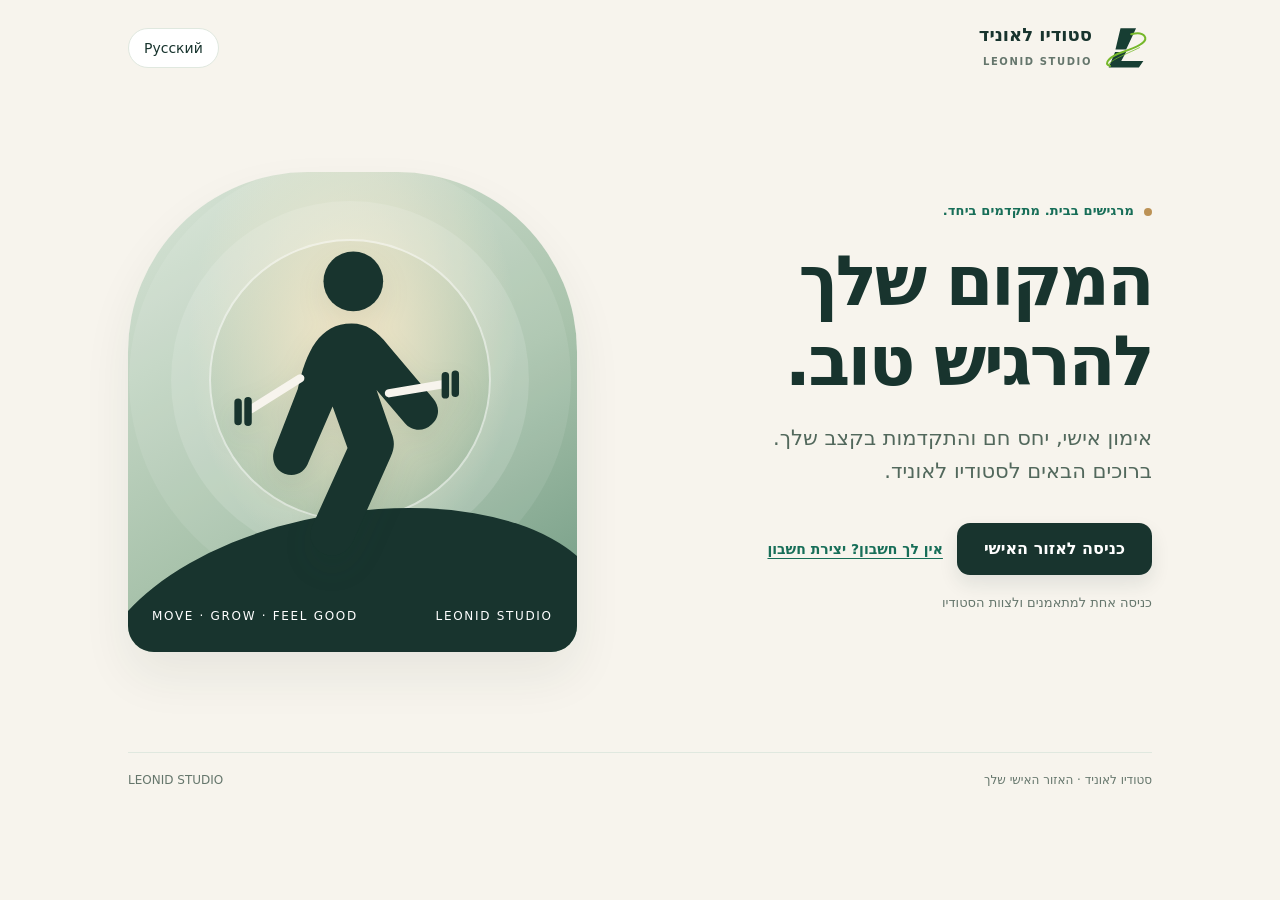
<file: index.html>
<!doctype html>
<html lang="he" dir="rtl">
<head>
<meta charset="utf-8">
<meta name="viewport" content="width=device-width,initial-scale=1">
<meta name="theme-color" content="#18342e">
<meta name="description" content="סטודיו לאוניד — אימון אישי, יחס חם והתקדמות בקצב שלך.">
<title>סטודיו לאוניד | Leonid Studio</title>
<link rel="icon" href="favicon.svg" type="image/svg+xml">
<style>
:root{color-scheme:light;--forest:#18342e;--green:#176e58;--cream:#f7f4ed;--muted:#65766c;--stroke:#e0e8df}
*{box-sizing:border-box}
html{min-height:100%}
body{margin:0;min-height:100vh;background:var(--cream);color:var(--forest);font:16px/1.6 system-ui,-apple-system,"Segoe UI",Arial,sans-serif}
a{color:inherit}
.shell{max-width:1120px;margin:auto;padding:24px clamp(18px,4vw,48px)}
header{display:flex;align-items:center;justify-content:space-between;gap:16px}
.brand{display:inline-flex;align-items:center;gap:12px;text-decoration:none}
.brand img{width:48px;height:48px}
.brand strong{display:block;font-size:18px;line-height:1.25}
.brand small{font-size:10px;letter-spacing:.16em;color:var(--muted);font-weight:650}
.lang{background:#fff;border:1px solid var(--stroke);border-radius:30px;padding:8px 15px;color:var(--forest);font:inherit;font-size:14px;cursor:pointer}
.lang:focus-visible,.cta:focus-visible,.secondary:focus-visible{outline:3px solid #d2a660;outline-offset:3px}
main{min-height:min(680px,calc(100svh - 175px));display:grid;grid-template-columns:1fr 0.9fr;align-items:center;gap:clamp(28px,6vw,84px);padding:48px 0}
.copy{max-width:520px}
.eyebrow{display:inline-flex;align-items:center;gap:10px;color:var(--green);font-weight:700;font-size:13px;letter-spacing:.01em}
.eyebrow:before{content:"";display:inline-block;width:8px;height:8px;background:#bc9256;border-radius:50%}
h1{font-size:clamp(36px,5.4vw,70px);line-height:1.16;letter-spacing:-.04em;margin:18px 0 20px;max-width:580px}
.lead{font-size:clamp(17px,2vw,21px);color:#52685c;max-width:430px;margin:0 0 34px}
.actions{display:flex;align-items:center;flex-wrap:wrap;gap:14px}
.cta{display:inline-flex;justify-content:center;align-items:center;min-height:52px;padding:12px 27px;border-radius:13px;background:var(--forest);text-decoration:none;color:white;font-weight:700;box-shadow:0 9px 19px #18342e19;transition:background .2s,transform .2s}
.cta:hover{background:var(--green);transform:translateY(-1px)}
.secondary{font-size:14px;color:var(--green);font-weight:650;text-underline-offset:4px}
.hint{font-size:13px;color:var(--muted);margin-top:18px}
.art{position:relative;min-height:480px;border-radius:180px 180px 26px 26px;overflow:hidden;background:radial-gradient(ellipse at 50% 35%,#f6e8c9 0%,transparent 52%),linear-gradient(148deg,#d9e5d8 0%,#a9c3ac 56%,#6e9881 100%);box-shadow:0 24px 50px #18342e12}
.art:before{content:"";position:absolute;width:62%;aspect-ratio:1;border:2px solid #ffffff8a;border-radius:50%;top:14%;left:18%;box-shadow:0 0 0 38px #ffffff21,0 0 0 80px #ffffff15}
.art:after{content:"";position:absolute;inset:auto -8% -29% -8%;height:58%;background:#18342e;border-radius:50% 50% 0 0;transform:rotate(-10deg)}
.art svg{position:absolute;width:76%;height:76%;top:8%;left:12%;z-index:1;filter:drop-shadow(0 12px 14px #173d2b18)}
.art-label{position:absolute;z-index:2;bottom:26px;left:24px;right:24px;color:#fff;display:flex;justify-content:space-between;align-items:center;gap:8px;font-size:12px;letter-spacing:.14em}
footer{border-top:1px solid var(--stroke);padding:18px 0;font-size:12px;color:var(--muted);display:flex;justify-content:space-between;gap:14px;flex-wrap:wrap}
[hidden]{display:none!important}
@media(max-width:700px){.shell{padding:16px 20px}header .brand img{width:42px;height:42px}main{grid-template-columns:1fr;padding:34px 0 25px;gap:24px;min-height:0}.copy{max-width:none}h1{font-size:clamp(34px,9vw,48px);margin:12px 0 14px}.lead{margin-bottom:24px}.art{min-height:230px;height:clamp(230px,53vw,330px);border-radius:130px 130px 22px 22px;max-width:430px;width:100%;margin:auto}.art svg{height:88%;top:0}.art-label{bottom:16px}.cta{width:100%}.actions{display:block}.secondary{display:inline-block;margin-top:14px}.hint{margin-top:12px}footer{margin-top:8px}}
@media(prefers-reduced-motion:reduce){.cta{transition:none}.cta:hover{transform:none}}
</style>
</head>
<body>
<div class="shell">
<header>
  <a class="brand" href="./" aria-label="Leonid Studio">
    <img src="assets/images/symbol-on-light.svg" alt="">
    <span><strong data-i="brand">סטודיו לאוניד</strong><small>LEONID STUDIO</small></span>
  </a>
  <button class="lang" id="language" type="button" aria-label="שינוי שפה">Русский</button>
</header>
<main>
  <section class="copy" aria-labelledby="welcome">
    <div class="eyebrow" data-i="eyebrow">מרגישים בבית. מתקדמים ביחד.</div>
    <h1 id="welcome" data-i="heading">המקום שלך<br>להרגיש טוב.</h1>
    <p class="lead" data-i="intro">אימון אישי, יחס חם והתקדמות בקצב שלך. ברוכים הבאים לסטודיו לאוניד.</p>
    <div class="actions">
      <a class="cta" id="enter" href="espace.html" data-i="login">כניסה לאזור האישי</a>
      <a class="secondary" id="signup" href="espace.html" data-i="signup">אין לך חשבון? יצירת חשבון</a>
    </div>
    <p class="hint" data-i="roles">כניסה אחת למתאמנים ולצוות הסטודיו</p>
  </section>
  <div class="art" role="img" aria-label="איור מופשט של תנועה ואימון">
    <svg viewBox="0 0 400 440" aria-hidden="true" focusable="false">
      <circle cx="201" cy="86" r="36" fill="#18342e"/>
      <path d="M199 137c-39 0-55 34-65 79l-28 72c-5 13 1 26 12 30 13 5 25-2 29-14l29-67 18 50-42 93c-7 15 0 30 14 35 14 6 29-2 35-16l45-101c5-11 5-19 1-29l-18-52 34 40c8 10 23 11 32 2 10-8 11-22 2-32l-54-64c-14-17-26-26-44-26Z" fill="#18342e"/>
      <path d="M137 203 78 240m166-19 66-11" stroke="#f7f4ed" stroke-width="10" stroke-linecap="round"/>
      <path d="M74 230v26m-12-24v23m250-55v23m12-25v23" stroke="#18342e" stroke-width="9" stroke-linecap="round"/>
    </svg>
    <div class="art-label"><span>LEONID STUDIO</span><span>MOVE · GROW · FEEL GOOD</span></div>
  </div>
</main>
<footer>
  <span data-i="footer">סטודיו לאוניד · האזור האישי שלך</span>
  <span>LEONID STUDIO</span>
</footer>
</div>
<script>
(function(){
  var messages={
    he:{brand:'סטודיו לאוניד',eyebrow:'מרגישים בבית. מתקדמים ביחד.',heading:'המקום שלך<br>להרגיש טוב.',intro:'אימון אישי, יחס חם והתקדמות בקצב שלך. ברוכים הבאים לסטודיו לאוניד.',login:'כניסה לאזור האישי',signup:'אין לך חשבון? יצירת חשבון',roles:'כניסה אחת למתאמנים ולצוות הסטודיו',footer:'סטודיו לאוניד · האזור האישי שלך',lang:'Русский'},
    ru:{brand:'Студия Леонида',eyebrow:'Чувствуйте себя как дома. Растём вместе.',heading:'Место, где<br>вам хорошо.',intro:'Персональные тренировки, тёплая атмосфера и прогресс в вашем ритме. Добро пожаловать в студию Леонида.',login:'Войти в личный кабинет',signup:'Нет аккаунта? Создать',roles:'Единый вход для клиентов и команды студии',footer:'Студия Леонида · Ваш личный кабинет',lang:'עברית'}
  };
  var lang='he';
  try{lang=localStorage.getItem('leonid_home_lang')==='ru'?'ru':'he'}catch(e){}
  function render(){
    document.documentElement.lang=lang;
    document.documentElement.dir=lang==='he'?'rtl':'ltr';
    var t=messages[lang];
    document.querySelectorAll('[data-i]').forEach(function(el){var key=el.getAttribute('data-i');if(key==='heading'){el.innerHTML=t[key]}else{el.textContent=t[key]}});
    var b=document.getElementById('language');b.textContent=t.lang;b.setAttribute('aria-label',lang==='he'?'שינוי שפה':'Сменить язык');
    document.querySelector('.art').setAttribute('aria-label',lang==='he'?'איור מופשט של תנועה ואימון':'Абстрактная иллюстрация движения');
  }
  document.getElementById('language').addEventListener('click',function(){lang=lang==='he'?'ru':'he';try{localStorage.setItem('leonid_home_lang',lang)}catch(e){}render()});
  // Preserve any incoming auth links or query parameters when visiting the homepage.
  var params=location.search||'',hash=location.hash||'';
  document.getElementById('enter').href='espace.html'+params+hash;
  document.getElementById('signup').href='espace.html'+params+hash;
  render();
})();
</script>
</body>
</html>
</file>
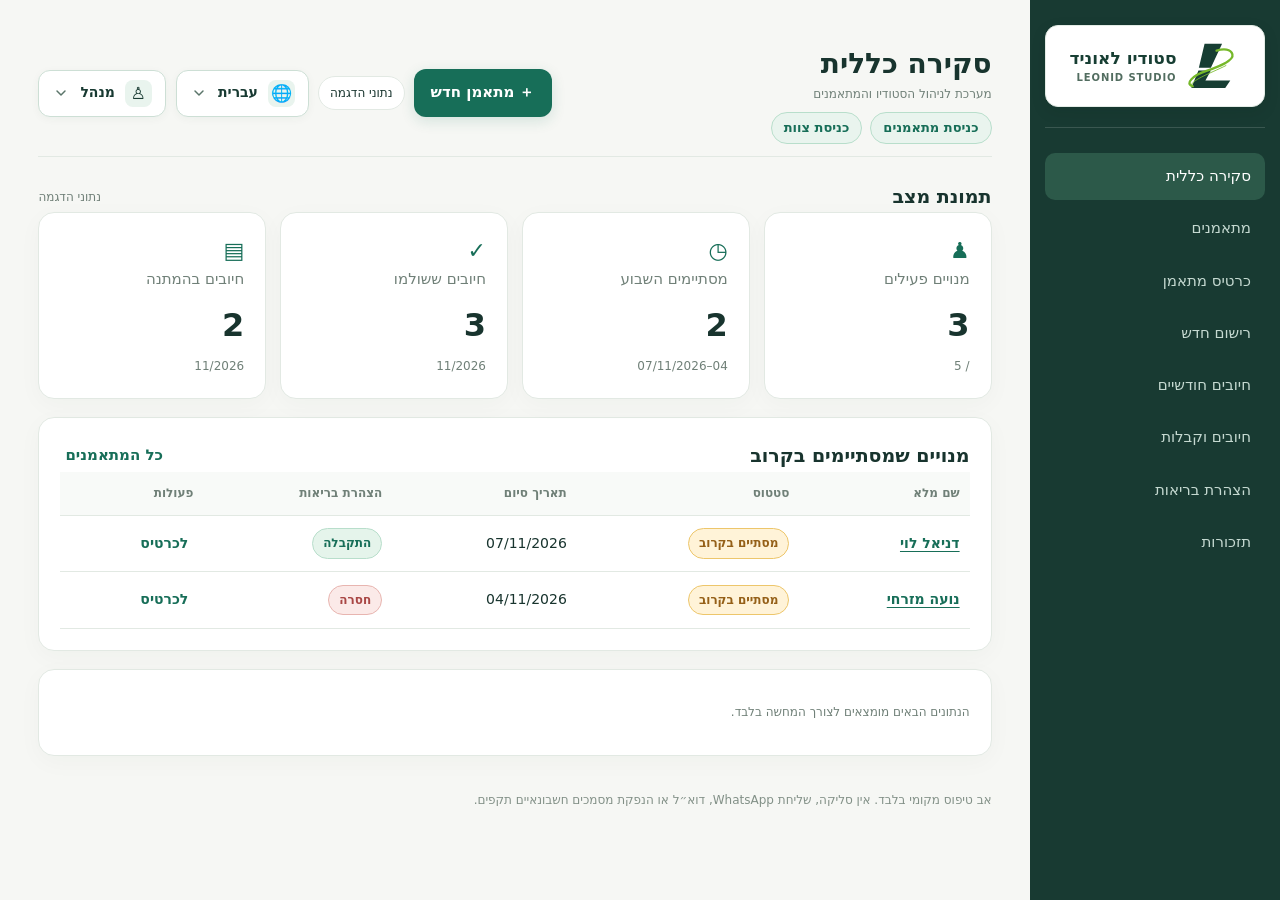
<file: demo.html>
<!doctype html><html lang="he" dir="rtl"><head><meta charset="utf-8"><meta name="viewport" content="width=device-width,initial-scale=1"><meta name="robots" content="noindex,nofollow"><title>סטודיו לאוניד | Leonid Studio — Démonstration</title><link rel="stylesheet" href="assets/css/style.css"><link rel="icon" href="favicon.svg" type="image/svg+xml">

<script src="assets/js/health.js" defer></script>
</head><body><div class="layout"><aside class="side"><div class="logo logo-option-c"><div class="brand-light-panel"><img class="brand-original-symbol" src="assets/images/symbol-on-light.svg" alt="" aria-hidden="true" width="62" height="62"><div class="brand-light-wordmark"><b id="brand">סטודיו לאוניד</b><span lang="en" dir="ltr">LEONID STUDIO</span></div></div></div><button type="button" class="mobile-nav-toggle" id="mobile-nav-toggle" aria-controls="nav" aria-expanded="false" aria-label="פתיחת תפריט">☰</button><nav class="nav" id="nav"></nav></aside><main class="main"><header class="top"><div><h1 id="title"></h1><div class="muted small" data-t="subtitle">מערכת לניהול הסטודיו והמתאמנים</div><nav class="access-links" aria-label="כניסה"><a href="espace.html" data-t="portalLink">כניסת מתאמנים</a><a href="admin.html" data-t="adminLink">כניסת צוות</a></nav></div><div class="toolbar"><button id="owner-new-action" class="owner-primary" onclick="go('newMember')">＋ מתאמן חדש</button><span class="tag" data-t="demo">הדגמה בלבד</span><div class="top-select-group" aria-label="הגדרות תצוגה">
<div class="custom-control" data-menu="language"><button type="button" class="custom-trigger" id="language-trigger" aria-haspopup="true" aria-expanded="false" aria-controls="language-menu" onclick="toggleTopMenu('language')"><span class="control-symbol" aria-hidden="true">🌐</span><span class="control-value" id="language-label">עברית</span><span class="control-arrow" aria-hidden="true"><svg viewBox="0 0 24 24" width="16" height="16" fill="none" stroke="currentColor" stroke-width="2.2" stroke-linecap="round" stroke-linejoin="round"><path d="m6 9 6 6 6-6"/></svg></span></button><div class="custom-menu" id="language-menu" role="menu" hidden><button type="button" role="menuitemradio" data-value="he" onclick="selectTopMenu('language','he')">🇮🇱 <span>עברית</span><span class="menu-check">✓</span></button><button type="button" role="menuitemradio" data-value="ru" onclick="selectTopMenu('language','ru')">🇷🇺 <span>Русский</span><span class="menu-check">✓</span></button></div><select id="language" class="native-hidden" tabindex="-1" aria-hidden="true"><option value="he">עברית</option><option value="ru">Русский</option></select></div>
<div class="custom-control" data-menu="role"><button type="button" class="custom-trigger" id="role-trigger" aria-haspopup="true" aria-expanded="false" aria-controls="role-menu" onclick="toggleTopMenu('role')"><span class="control-symbol" aria-hidden="true">♙</span><span class="control-value" id="role-label">מנהל</span><span class="control-arrow" aria-hidden="true"><svg viewBox="0 0 24 24" width="16" height="16" fill="none" stroke="currentColor" stroke-width="2.2" stroke-linecap="round" stroke-linejoin="round"><path d="m6 9 6 6 6-6"/></svg></span></button><div class="custom-menu" id="role-menu" role="menu" hidden><button type="button" role="menuitemradio" data-value="owner" onclick="selectTopMenu('role','owner')"><span>מנהל / Администратор</span><span class="menu-check">✓</span></button><button type="button" role="menuitemradio" data-value="client" onclick="selectTopMenu('role','client')"><span>מתאמן / Клиент</span><span class="menu-check">✓</span></button></div><select id="role" class="native-hidden" tabindex="-1" aria-hidden="true"><option value="owner">מנהל</option><option value="client">מתאמן</option></select></div>
</div></div></header><div id="pages"></div><p class="foot" data-t="footer">אב טיפוס מקומי: אין חיבור למסד נתונים, סליקה, דוא״ל או WhatsApp. כל הפרטים והמסמכים לדוגמה בלבד.</p></main></div>
<script src="assets/js/app.js" defer></script><script src="mobile-menu.js" defer></script></body></html>
</file>
<file: assets/css/style.css>
:root{--ink:#18342e;--green:#176e58;--mint:#e9f4ee;--gold:#d7a95c;--bg:#f6f7f4;--line:#e2e9e3;--muted:#708078;--red:#ac4d49}*{box-sizing:border-box}body{margin:0;background:var(--bg);font:15px/1.55 system-ui,Arial,sans-serif;color:var(--ink)}button,input,select{font:inherit}button{cursor:pointer}.layout{display:flex;min-height:100vh}.side{width:250px;flex-shrink:0;background:#183a32;color:white;padding:25px 15px}.logo{display:flex;align-items:center;gap:12px;padding:5px 10px 18px;border-bottom:1px solid #ffffff22}.mark{width:46px;height:46px;border:2px solid #d7a95c;border-radius:13px;display:grid;place-items:center;font-weight:900;color:#f3d69f}.logo b{font-size:19px}.logo small{display:block;font-size:11px;color:#b7cfc4}.nav{display:grid;gap:5px;margin-top:25px}.nav button{border:0;border-radius:10px;padding:12px 14px;background:none;color:#c5d9d1;text-align:start}.nav button.active,.nav button:hover{background:#2c5949;color:white}.main{width:100%;min-width:0;padding:30px clamp(15px,3vw,42px);max-width:1500px}.top{display:flex;justify-content:space-between;align-items:center;gap:12px;margin-bottom:25px;flex-wrap:wrap}h1{font-size:28px;margin:0}h2{font-size:19px;margin:0 0 15px}h3{font-size:16px;margin:0 0 12px}.muted{color:var(--muted)}.small{font-size:12px}.toolbar{display:flex;gap:9px;align-items:center;flex-wrap:wrap}.tag{border:1px solid var(--line);background:white;border-radius:25px;padding:7px 11px;font-size:12px}.btn{border:0;border-radius:10px;padding:11px 16px;background:var(--green);color:white;font-weight:650}.btn.alt{background:white;border:1px solid #cbdcd3;color:var(--green)}.btn:disabled{opacity:.5}.cards{display:grid;grid-template-columns:repeat(4,minmax(0,1fr));gap:14px}.card,.panel{background:white;border:1px solid var(--line);border-radius:16px;padding:21px;box-shadow:0 6px 24px #173d2b08}.card strong{display:block;font-size:32px;margin:10px 0 3px}.card .icon{font-size:22px;color:var(--green)}.panel{margin-top:18px}.grid2{display:grid;grid-template-columns:1fr 1fr;gap:18px}.grid3{display:grid;grid-template-columns:repeat(3,1fr);gap:12px}.metrics{display:grid;grid-template-columns:repeat(3,1fr);gap:10px}.metric{padding:13px;background:#f3f8f4;border-radius:12px}.metric b{display:block;font-size:21px}.table{overflow:auto}table{width:100%;border-collapse:collapse;text-align:start;min-width:630px}th,td{padding:12px 10px;border-bottom:1px solid var(--line);text-align:start}th{background:#f8faf8;color:var(--muted);font-size:12px}td{font-size:14px}.badge{display:inline-block;border-radius:20px;padding:5px 10px;font-size:12px;font-weight:650;background:#e5f4eb;color:#176e58}.badge.warn{background:#fff3d8;color:#956018}.badge.bad{background:#fbeae8;color:#a94745}.field{display:grid;gap:5px;font-size:13px;color:#5d7065;margin:11px 0}.field input,.field select,.field textarea{padding:11px;border:1px solid #d7e1da;border-radius:9px;background:white;color:var(--ink);width:100%;min-width:0}.field input:focus,.field select:focus{outline:2px solid #a2c9b7}.row{display:flex;align-items:center;gap:10px;flex-wrap:wrap}.between{justify-content:space-between}.notice{background:#eff7f1;border:1px solid #dbece0;padding:13px;border-radius:11px;margin:12px 0}.warning{background:#fff7e8;border:1px solid #f2dfb6;padding:12px;border-radius:10px}.page{display:none}.page.active{display:block}.check{display:flex;align-items:flex-start;gap:10px;margin:14px 0}.check input{accent-color:var(--green);width:18px;height:18px;margin-top:4px;flex-shrink:0}.steps{display:flex;gap:8px;flex-wrap:wrap;margin-bottom:18px}.step{padding:8px 12px;border-radius:20px;background:#e8f2eb;color:#27664f;font-size:12px}.preview{border:1px dashed #b4c8bb;background:#fff;border-radius:12px;padding:22px;max-width:720px;margin-top:15px}.hide{display:none!important}.link{background:none;border:0;color:var(--green);font-weight:700;padding:5px}.role{background:#e9f4ee;color:#165944;padding:7px 12px;border-radius:12px}.foot{margin-top:35px;color:#829087;font-size:12px}.mobile-menu{display:none}body[dir=ltr] .side{order:0}body[dir=ltr] .main{order:1}@media(max-width:1000px){.cards{grid-template-columns:repeat(2,1fr)}.metrics{grid-template-columns:repeat(2,1fr)}}@media(max-width:720px){.layout{display:block}.side{width:100%;padding:12px}.logo{padding:3px 5px 9px}.nav{display:flex;overflow-x:auto;margin-top:9px;gap:4px;scrollbar-width:thin}.nav button{white-space:nowrap;padding:9px;font-size:12px}.main{padding:17px 12px}.top{align-items:flex-start}h1{font-size:23px}.cards{grid-template-columns:repeat(2,minmax(0,1fr));gap:9px}.card{padding:14px}.card strong{font-size:25px}.grid2,.grid3{grid-template-columns:1fr}.panel{padding:15px}.metrics{grid-template-columns:repeat(2,minmax(0,1fr))}.metric b{font-size:18px}.tag{font-size:11px}}
 .health-form{max-width:960px}.health-head{display:flex;align-items:center;gap:18px;margin-bottom:22px;padding:18px;border:1px solid var(--line);border-radius:15px;background:#fff}.health-head h2{margin:0;font-size:clamp(20px,3vw,29px)}.health-head p{margin:4px 0 0;color:var(--muted)}.health-symbol{font-size:32px;font-weight:850;color:var(--green)}.medical-question{border:1px solid var(--line);border-radius:12px;margin:12px 0;padding:15px;background:white;min-width:0}.medical-question legend{font-weight:650;padding:0 8px;max-width:100%}.radio-row{display:flex;gap:30px;flex-wrap:wrap}.radio-row label{display:flex;gap:7px;align-items:center;cursor:pointer}.health-print p{padding-bottom:10px;border-bottom:1px solid #ddd}@media(max-width:480px){.health-head{padding:12px}.medical-question{padding:11px}.health-symbol{font-size:25px}} 


.health-choice{display:grid;grid-template-columns:repeat(2,minmax(0,1fr));gap:14px;margin:16px 0}.health-choice button{border:2px solid #d9e4df;border-radius:14px;padding:22px 14px;background:#fff;color:#174b3c;font:inherit;font-weight:700;cursor:pointer;text-align:center}.health-choice button.chosen{border-color:#20795b;background:#eef8f2}.pdf-mode{background:#fff;border:1px solid #d9e4df;border-radius:14px;padding:20px;margin:14px 0}.pdf-mode input{width:100%;max-width:100%;padding:12px;border:1px solid #c9d6d0;border-radius:9px}.pdf-mode .hint{color:#66756e;font-size:13px;line-height:1.7}.pdf-mode a{display:inline-block;margin:10px 0;color:#146c54;text-decoration:underline}@media(max-width:500px){.health-choice{grid-template-columns:1fr}}



.health-form{max-width:1050px}.health-form .section-h{margin:25px 0 12px;padding:12px 15px;border-radius:10px;background:#edf4f0;border-inline-start:4px solid #20795b}.medical-question{padding:14px 18px}.medical-question legend{line-height:1.6}.health-meta{display:grid;grid-template-columns:repeat(2,minmax(0,1fr));gap:12px}.signature-pad{display:block;width:100%;height:210px;background:#fafbf9;border:2px dashed #aabcb2;border-radius:12px;touch-action:none;cursor:crosshair}.sign-help{display:flex;justify-content:space-between;align-items:center;gap:12px;flex-wrap:wrap;margin:10px 0}.health-file{background:#f6f8f6;padding:14px;border:1px solid #dce7e0;border-radius:12px}.health-file input{width:100%}.health-print{background:#fff;color:#1a2924}.health-print .print-sign{max-width:340px;width:100%;height:110px;object-fit:contain;border-bottom:1px solid #888}.health-print .print-qa{margin:8px 0;padding:5px 0;border-bottom:1px solid #e4e4e4}.health-form textarea{width:100%;min-height:85px;padding:12px;border:1px solid #cbd8cf;border-radius:9px}.health-form .health-age{padding:10px 0;font-weight:650}.health-form .section-h small{font-weight:400}.health-form input[type=radio],.health-form input[type=checkbox]{accent-color:#176e58}.medical-question .radio-row{padding:7px 0}.health-print .print-muted{color:#56685e;font-size:13px}@media(max-width:650px){.health-meta{grid-template-columns:1fr}.signature-pad{height:170px}.health-form .section-h{margin-top:18px}}@media print{body *{visibility:hidden!important}#health-print,#health-print *{visibility:visible!important}#health-print{position:absolute;inset:0;width:100%;max-width:none;border:0;box-shadow:none;padding:20px;direction:rtl}#health-print .print-qa{break-inside:avoid}.side,.top{display:none!important}}



/* V1.1: mobile-first dashboard, persistent owner action and clear status */
.top{position:sticky;top:0;z-index:20;background:rgba(246,247,244,.97);backdrop-filter:blur(12px);padding:12px 0;border-bottom:1px solid var(--line)}
.owner-primary{background:#176e58;color:#fff;border:0;border-radius:12px;padding:12px 17px;font-weight:750;box-shadow:0 4px 14px #176e5829;white-space:nowrap}
.owner-primary:hover{background:#115642}.owner-primary:focus-visible,.link:focus-visible{outline:3px solid #d7a95c;outline-offset:2px}
.badge{font-weight:800;border:1px solid #b8decb}.badge.warn{border-color:#edc66b}.badge.bad{border-color:#e8b5b0}
.status-medical-missing{background:#fbeae8;color:#a94745;border:1px solid #e8b5b0}.status-medical-ok{background:#e5f4eb;color:#176e58;border:1px solid #b8decb}
.member-shortcut{border:0;background:none;padding:2px 0;color:#176e58;font-weight:750;text-decoration:underline;text-underline-offset:3px;cursor:pointer;text-align:start}
.quick-access{display:flex;gap:8px;flex-wrap:wrap;margin-top:12px}.quick-access button{background:#f0f7f2;color:#176e58;border:1px solid #cee4d6;border-radius:9px;padding:9px 12px;font-weight:650}
.dashboard-title{display:flex;justify-content:space-between;gap:10px;align-items:center;flex-wrap:wrap}.dashboard-title h2{margin:0}
@media(max-width:720px){.top{top:0;padding:9px 0;margin-bottom:14px}.top h1{font-size:19px}.top .toolbar{gap:6px;width:100%}.top .toolbar select{max-width:calc(50% - 8px);min-width:0;font-size:12px}.owner-primary{width:100%;padding:13px}.main{padding:12px}.cards{gap:9px}.card{padding:13px}.card strong{font-size:28px}.card .icon{font-size:17px}.card .muted{font-size:12px}.dashboard-title h2{font-size:17px}
/* On phones, transform the member table into readable full-width cards. */
.member-table{overflow:visible}.member-table table{min-width:0}.member-table thead{display:none}.member-table tbody{display:grid;gap:10px}.member-table tr{display:grid;grid-template-columns:1fr auto;gap:8px;padding:13px;border:1px solid var(--line);border-radius:12px;background:#fff}.member-table td{border:0;padding:0;min-width:0}.member-table td:first-child{grid-column:1/-1;font-size:16px}.member-table td:nth-child(2),.member-table td:nth-child(3),.member-table td:nth-child(4){display:flex;align-items:center;gap:7px;flex-wrap:wrap}.member-table td:nth-child(2),.member-table td:nth-child(3),.member-table td:nth-child(4),.member-table td:last-child{grid-column:1/-1}.member-table td:nth-child(n+2)::before{content:attr(data-label);color:#708078;font-size:12px;min-width:95px}.member-table td:last-child::before{display:none}.member-table td:last-child{border-top:1px solid var(--line);padding-top:8px}.member-table td:last-child .link{padding:8px 0}
}
@media(max-width:390px){.cards{grid-template-columns:repeat(2,minmax(0,1fr))}.card strong{font-size:25px}.card{padding:11px}}



.wizard-progress{display:grid;grid-template-columns:repeat(5,minmax(0,1fr));gap:7px;margin-bottom:18px}.wizard-progress div{border-top:5px solid #dce6e3;padding-top:10px;font-size:12px;color:#64748b}.wizard-progress .current{border-color:#16856a;color:#12654f;font-weight:800}.wizard-progress .done{border-color:#79baa8}.wizard-choices{display:grid;grid-template-columns:repeat(2,minmax(0,1fr));gap:12px}.wizard-choice{border:1px solid #d8e3df;border-radius:12px;padding:17px;background:#fff;text-align:start;cursor:pointer}.wizard-choice.selected{border:2px solid #16856a;background:#f1faf6}.wizard-actions{display:flex;gap:10px;justify-content:space-between;margin-top:24px;flex-wrap:wrap}.wizard-warning{background:#fff5df;border:1px solid #efc77c;border-radius:12px;padding:15px;margin:12px 0}.wizard-ok{background:#edf9f1;border:1px solid #a8d9b9;border-radius:12px;padding:15px;margin:12px 0}.wizard-summary{display:grid;grid-template-columns:repeat(2,minmax(0,1fr));gap:12px}.wizard-summary>div{background:#f6f8f7;border-radius:10px;padding:12px}@media(max-width:600px){.wizard-progress div{font-size:10px}.wizard-choices,.wizard-summary{grid-template-columns:1fr}.wizard-actions .btn{flex:1}}

/* V1.3: clean, accessible toolbar dropdowns */
.top-select-group{display:flex;align-items:center;gap:10px;flex-wrap:wrap;direction:inherit}
.top-select{display:inline-flex;align-items:center;gap:9px;min-height:44px;max-width:100%;padding:0 12px;background:#fff;border:1px solid #d4e3da;border-radius:13px;box-shadow:0 2px 8px #153d2b0b;transition:border-color .18s,box-shadow .18s,background .18s;cursor:pointer;position:relative}
.top-select:hover{border-color:#91bba7;background:#f9fcfa;box-shadow:0 4px 12px #153d2b14}
.top-select:focus-within{outline:3px solid #b4ddca;outline-offset:2px;border-color:#176e58}
.top-select-icon{font-size:18px;line-height:1;flex:none;display:inline-grid;place-items:center;width:24px;height:24px;color:#176e58}
.top-select-role .top-select-icon{background:#e9f4ee;border-radius:8px;font-size:19px}
.top-select select,.top .toolbar .top-select select{appearance:none;-webkit-appearance:none;border:0;outline:0;background:transparent;color:#183a32;font-weight:700;font-size:14px;line-height:1.4;min-width:0;width:auto;max-width:none;padding:0;margin:0;cursor:pointer;box-shadow:none;direction:inherit}
.top-select select option{background:#fff;color:#183a32}
.top-chevron{width:8px;height:8px;flex:none;border-inline-end:2px solid #59756a;border-bottom:2px solid #59756a;transform:rotate(45deg) translateY(-2px);margin-inline-start:4px}
.top-select-role{min-width:148px}.top-select-language{min-width:132px}
@media(max-width:720px){.top-select-group{display:grid;grid-template-columns:minmax(0,1fr) minmax(0,1fr);gap:8px;width:100%}.top-select{min-width:0;width:100%;padding:0 10px;gap:6px}.top .toolbar .top-select select{font-size:13px;max-width:100%;flex:1}.top-chevron{margin-inline-start:auto}.top-select-icon{font-size:16px;width:20px}.top-select-role .top-select-icon{font-size:17px}}
@media(max-width:360px){.top-select{padding:0 7px;gap:4px}.top .toolbar .top-select select{font-size:12px}}

/* V1.4: dropdowns cohérents et lisibles sur mobile et desktop */
.native-hidden{display:none!important}
.top-select-group{display:flex;align-items:center;gap:10px;flex-wrap:wrap}
.custom-control{position:relative;min-width:0}
.custom-trigger{width:100%;display:flex;align-items:center;gap:10px;min-height:44px;padding:9px 13px;background:white;border:1px solid #cddfd5;border-radius:12px;color:#183a32;box-shadow:0 2px 9px #163b2c0b;font-size:14px;font-weight:700;white-space:nowrap;text-align:start}
.custom-trigger:hover{border-color:#8bb7a2;background:#f7fbf8}
.custom-trigger:focus-visible{outline:2px solid #176e58;outline-offset:3px}
.custom-trigger[aria-expanded=true]{border-color:#176e58;background:#f4faf6;box-shadow:0 0 0 2px #d4e9dc}
.control-symbol{display:grid;place-items:center;width:27px;height:27px;flex:none;background:#e9f4ee;border-radius:8px;font-size:17px}
.control-value{overflow:hidden;text-overflow:ellipsis;min-width:0}
.control-arrow{margin-inline-start:auto;color:#5b756a;display:inline-flex;align-items:center;justify-content:center;width:18px;height:18px;flex:none;transition:transform .15s;transform-origin:center}.control-arrow svg{display:block}
.custom-trigger[aria-expanded=true] .control-arrow{transform:rotate(180deg)}
.custom-menu{position:absolute;z-index:200;top:calc(100% + 7px);inset-inline-start:0;min-width:max(100%,190px);max-width:min(320px,90vw);padding:5px;background:#fff;border:1px solid #d8e6dc;border-radius:12px;box-shadow:0 12px 30px #102d2230}
.custom-menu[hidden]{display:none!important}
.custom-menu button{width:100%;display:flex;align-items:center;gap:10px;padding:11px 12px;background:transparent;border:0;border-radius:8px;color:#183a32;font-size:14px;text-align:start;white-space:nowrap}
.custom-menu button:hover,.custom-menu button:focus-visible{background:#edf7f0;outline:none}
.custom-menu button[aria-checked=true]{background:#e8f4ec;color:#135b46;font-weight:750}
.menu-check{margin-inline-start:auto;visibility:hidden;color:#176e58}
.custom-menu button[aria-checked=true] .menu-check{visibility:visible}
@media(max-width:720px){.top-select-group{display:grid;grid-template-columns:minmax(0,1fr) minmax(0,1fr);width:100%;gap:8px}.custom-trigger{padding:8px 9px;gap:6px;font-size:13px}.control-symbol{width:24px;height:24px;font-size:15px}.custom-menu{min-width:100%;max-width:min(280px,90vw)}.custom-control:last-child .custom-menu{inset-inline-start:auto;inset-inline-end:0}}
@media(max-width:380px){.custom-trigger{font-size:12px;padding:8px 7px}.control-symbol{width:22px;height:22px}}


.logo{padding:7px 4px 20px}.brand-logo{display:block;width:100%;max-width:225px;height:auto;object-fit:contain;border-radius:5px}

/* High-contrast branding in the dark sidebar */
.side .brand-logo{width:100%;max-width:225px;height:auto;display:block;object-fit:contain;filter:none}

/* Logo: icon and live text remain legible at 250px sidebar width */
.side .logo{display:flex;flex-direction:row;direction:ltr;align-items:center;justify-content:center;gap:12px;padding:8px 3px 20px;min-height:100px}
.side .brand-symbol{width:72px;height:72px;flex:0 0 72px;object-fit:contain;display:block}
.side .brand-wordmark{direction:rtl;text-align:right;min-width:0;flex:1;display:flex;flex-direction:column;align-items:flex-start;justify-content:center;gap:3px}
.side .brand-wordmark b{font-size:19px;line-height:1.25;font-weight:800;color:#fff;white-space:nowrap;letter-spacing:0}
.side .brand-wordmark span{font-size:10px;line-height:1.35;font-weight:700;color:#fff;letter-spacing:1.7px;white-space:nowrap}
@media(max-width:850px){.side .logo{gap:8px}.side .brand-symbol{width:62px;height:62px;flex-basis:62px}.side .brand-wordmark b{font-size:17px}.side .brand-wordmark span{font-size:9px;letter-spacing:1px}}

/* Option C preview: original horizontal logo in a light brand panel. */
.side .logo.logo-option-c{display:block;direction:rtl;padding:0 0 20px;min-height:0;border-bottom:1px solid #ffffff25;margin:0 0 3px}
.side .logo-option-c .brand-light-panel{display:flex;align-items:center;justify-content:center;background:#fff;border:1px solid #e4ece6;border-radius:13px;min-height:95px;padding:12px 9px;box-shadow:0 5px 15px #071e161a;overflow:hidden}
.side .logo-option-c .brand-original{display:block;width:100%;height:auto;max-width:220px;object-fit:contain;object-position:center}
.visually-hidden{position:absolute!important;width:1px!important;height:1px!important;padding:0!important;margin:-1px!important;overflow:hidden!important;clip:rect(0,0,0,0)!important;white-space:nowrap!important;border:0!important}
@media(max-width:850px){.side .logo.logo-option-c{padding-bottom:15px}.side .logo-option-c .brand-light-panel{min-height:75px;padding:9px 7px;border-radius:11px}}

/* Light panel final: brand symbol and accessible live wordmark, no missing PNG. */
.side .logo-option-c .brand-light-panel{flex-direction:row;gap:10px;min-height:82px;padding:10px 11px;justify-content:center}
.side .logo-option-c .brand-original-symbol{display:block;flex:0 0 54px;width:54px;height:54px;object-fit:contain}
.side .logo-option-c .brand-light-wordmark{display:flex;flex-direction:column;align-items:flex-start;justify-content:center;gap:3px;min-width:0;direction:rtl;line-height:1.25}
.side .logo-option-c .brand-light-wordmark b{color:#173e33;font-size:17px;font-weight:800;white-space:nowrap}
.side .logo-option-c .brand-light-wordmark span{color:#526d60;font-size:10px;font-weight:700;letter-spacing:.09em;white-space:nowrap}
@media(max-width:850px){.side .logo-option-c .brand-light-panel{min-height:72px;padding:8px;gap:7px}.side .logo-option-c .brand-original-symbol{flex-basis:42px;width:42px;height:42px}.side .logo-option-c .brand-light-wordmark b{font-size:15px}.side .logo-option-c .brand-light-wordmark span{font-size:9px}}

/* Point 1 only: mobile compact header and fully visible navigation; desktop unchanged. */
.mobile-nav-toggle{display:none}
@media(max-width:720px){
 .side{display:flex;align-items:center;justify-content:space-between;gap:10px;padding:7px 12px;position:relative;z-index:10;flex-wrap:wrap}
 .side .logo.logo-option-c{border:0;padding:0;margin:0;flex:1;max-width:220px}
 .side .logo-option-c .brand-light-panel{min-height:48px;padding:4px 8px;border-radius:9px;gap:7px}
 .side .logo-option-c .brand-original-symbol{width:34px;height:34px;flex-basis:34px}
 .side .logo-option-c .brand-light-wordmark b{font-size:13px}
 .side .logo-option-c .brand-light-wordmark span{font-size:8px;letter-spacing:.04em}
 .mobile-nav-toggle{display:block;border:1px solid #ffffff60;background:#2c5949;color:#fff;border-radius:9px;font-size:23px;width:44px;height:42px;line-height:1}
 .side .nav{display:none;flex:0 0 100%;width:100%;overflow:visible;margin:2px 0 5px;grid-template-columns:repeat(2,minmax(0,1fr));gap:5px}
 body.mobile-nav-open .side .nav{display:grid}
 .side .nav button{white-space:normal;text-align:center;padding:9px 5px;min-height:38px;font-size:12px}
 .main{padding:10px 12px}
 .top{margin-bottom:11px;gap:7px;align-items:center}
 .top>div:first-child{width:100%}
 .top h1{font-size:20px;line-height:1.2}
 .top .muted.small{font-size:10px}
 .top .toolbar{display:grid;grid-template-columns:1fr 1fr;gap:7px;width:100%;align-items:center}
 .top .owner-primary{grid-column:1;grid-row:1;width:100%;min-height:38px;padding:7px 5px;font-size:12px}
 .top .toolbar>.tag{grid-column:2;grid-row:1;text-align:center;padding:7px 3px;font-size:11px}
 .top .top-select-group{grid-column:1/-1;display:grid;grid-template-columns:1fr 1fr;gap:7px;width:100%}
 .top .custom-trigger{min-height:35px;padding:5px 7px;font-size:12px}
 .top .control-symbol{width:19px;height:19px;font-size:13px}
 .top .control-arrow svg{width:12px;height:12px}
 .cards{gap:8px}.card{padding:11px}.card strong{margin:4px 0;font-size:25px}
}

/* Point 2: responsive table for demo monthly bills only. */
.monthly-bills-table{overflow-x:auto}
.monthly-bills-table table{min-width:540px}
.monthly-bills-table .btn{white-space:nowrap}
@media(max-width:720px){
 .monthly-bills-table{overflow:visible}
 .monthly-bills-table table,.monthly-bills-table tbody,.monthly-bills-table tr,.monthly-bills-table td{display:block;min-width:0;width:100%}
 .monthly-bills-table thead{display:none}
 .monthly-bills-table tr{padding:11px 0;border-bottom:1px solid var(--line)}
 .monthly-bills-table td{display:flex;align-items:center;justify-content:space-between;gap:8px;padding:6px 2px;text-align:start;border:0;white-space:normal}
 .monthly-bills-table td[data-label]::before{content:attr(data-label);font-weight:700;color:var(--muted);font-size:12px}
 .monthly-bills-table td .btn{margin-inline-start:auto}
}

/* Mobile only: horizontal access for the two existing tables. Desktop unchanged. */
@media(max-width:720px){
 .measurement-history-scroll,.receipt-ledger-scroll{
  display:block;max-width:100%;min-width:0;overflow-x:auto;overflow-y:hidden;
  -webkit-overflow-scrolling:touch;overscroll-behavior-x:contain;
  scrollbar-width:thin;scrollbar-color:#176e58 #e9f4ee;
  border-inline-end:3px solid #d7a95c;
 }
 .measurement-history-scroll table{min-width:630px;width:max-content}
 .receipt-ledger-scroll table{min-width:540px;width:max-content}
 .measurement-history-scroll th,.measurement-history-scroll td,
 .receipt-ledger-scroll th,.receipt-ledger-scroll td{white-space:nowrap}
 .measurement-history-scroll::-webkit-scrollbar,
 .receipt-ledger-scroll::-webkit-scrollbar{height:7px}
 .measurement-history-scroll::-webkit-scrollbar-thumb,
 .receipt-ledger-scroll::-webkit-scrollbar-thumb{background:#176e58;border-radius:9px}
 .measurement-history-scroll::-webkit-scrollbar-track,
 .receipt-ledger-scroll::-webkit-scrollbar-track{background:#e9f4ee}
}

/* Phase 1 Slate : reçus émis dans Slate, liés et envoyés depuis le site */
.receipt-alert{background:#fbeae8;border:1px solid #e8b5b0;color:#7d2f2c;padding:12px 14px;border-radius:10px;margin-bottom:16px}
.receipt-alert .link{margin-inline-start:6px}
.receipt-link-form{display:flex;gap:6px;flex-wrap:wrap;align-items:center}
.receipt-link-form input{min-width:0;width:110px;padding:7px 9px;border:1px solid var(--line);border-radius:8px;font:inherit}
.receipt-link-form input[type=url]{width:190px}
.whatsapp-btn{background:#1f8f4e;border-color:#1f8f4e;color:#fff}
.slate-steps{margin:0 0 14px;padding-inline-start:20px;line-height:1.7}
a.btn{display:inline-block;text-decoration:none}

/* Liens vers l'espace adhérent et la gestion (Supabase) */
.access-links{display:flex;gap:8px;flex-wrap:wrap;margin-top:8px}
.access-links a{display:inline-block;border:1px solid #b8decb;background:var(--mint);color:var(--green);border-radius:999px;padding:5px 12px;font-size:13px;font-weight:700;text-decoration:none}
.access-links a:hover{background:#dcefe4}
</file>
